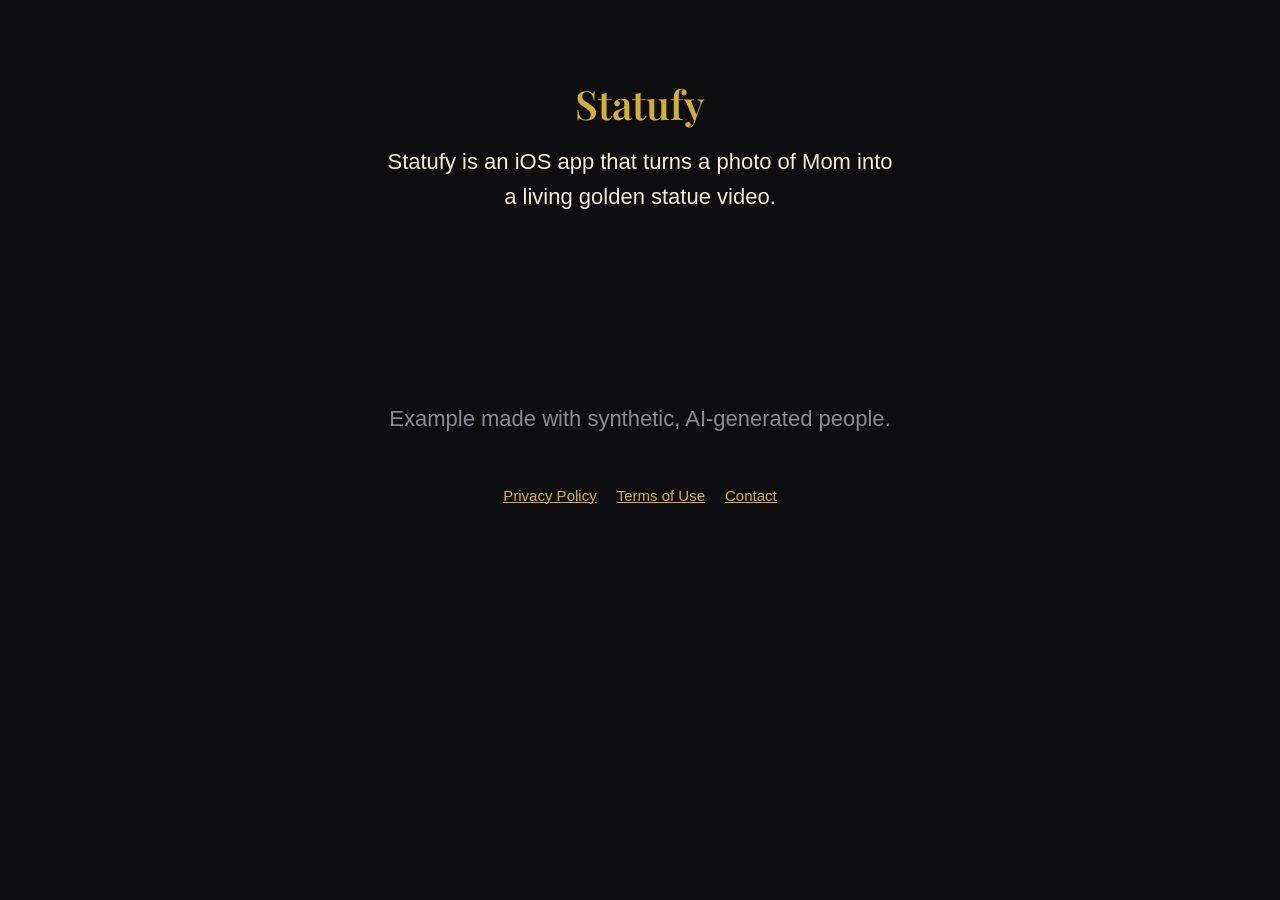
<file: index.html>
<!doctype html>
<html lang="en">
<head>
  <meta charset="utf-8">
  <meta name="viewport" content="width=device-width, initial-scale=1">
  <title>Statufy</title>
  <meta name="description" content="Statufy is an iOS app that turns a photo of Mom into a living golden statue video.">
  <link rel="preconnect" href="https://fonts.googleapis.com">
  <link href="https://fonts.googleapis.com/css2?family=Playfair+Display:wght@600&display=swap" rel="stylesheet">
  <link rel="stylesheet" href="style.css">
</head>
<body>
  <main class="hero">
    <h1>Statufy</h1>
    <p>Statufy is an iOS app that turns a photo of Mom into a living golden statue video.</p>
    <video src="https://kxdodumhiypfaoliwgfe.supabase.co/storage/v1/object/public/public-assets/templates/golden-statue.mp4"
           autoplay muted loop playsinline aria-label="Example video: a golden statue smiles at a child"></video>
    <p class="muted">Example made with synthetic, AI-generated people.</p>
    <nav style="justify-content:center">
      <a href="privacy.html">Privacy Policy</a>
      <a href="terms.html">Terms of Use</a>
      <a href="mailto:aavarija@gmail.com">Contact</a>
    </nav>
  </main>
</body>
</html>
</file>
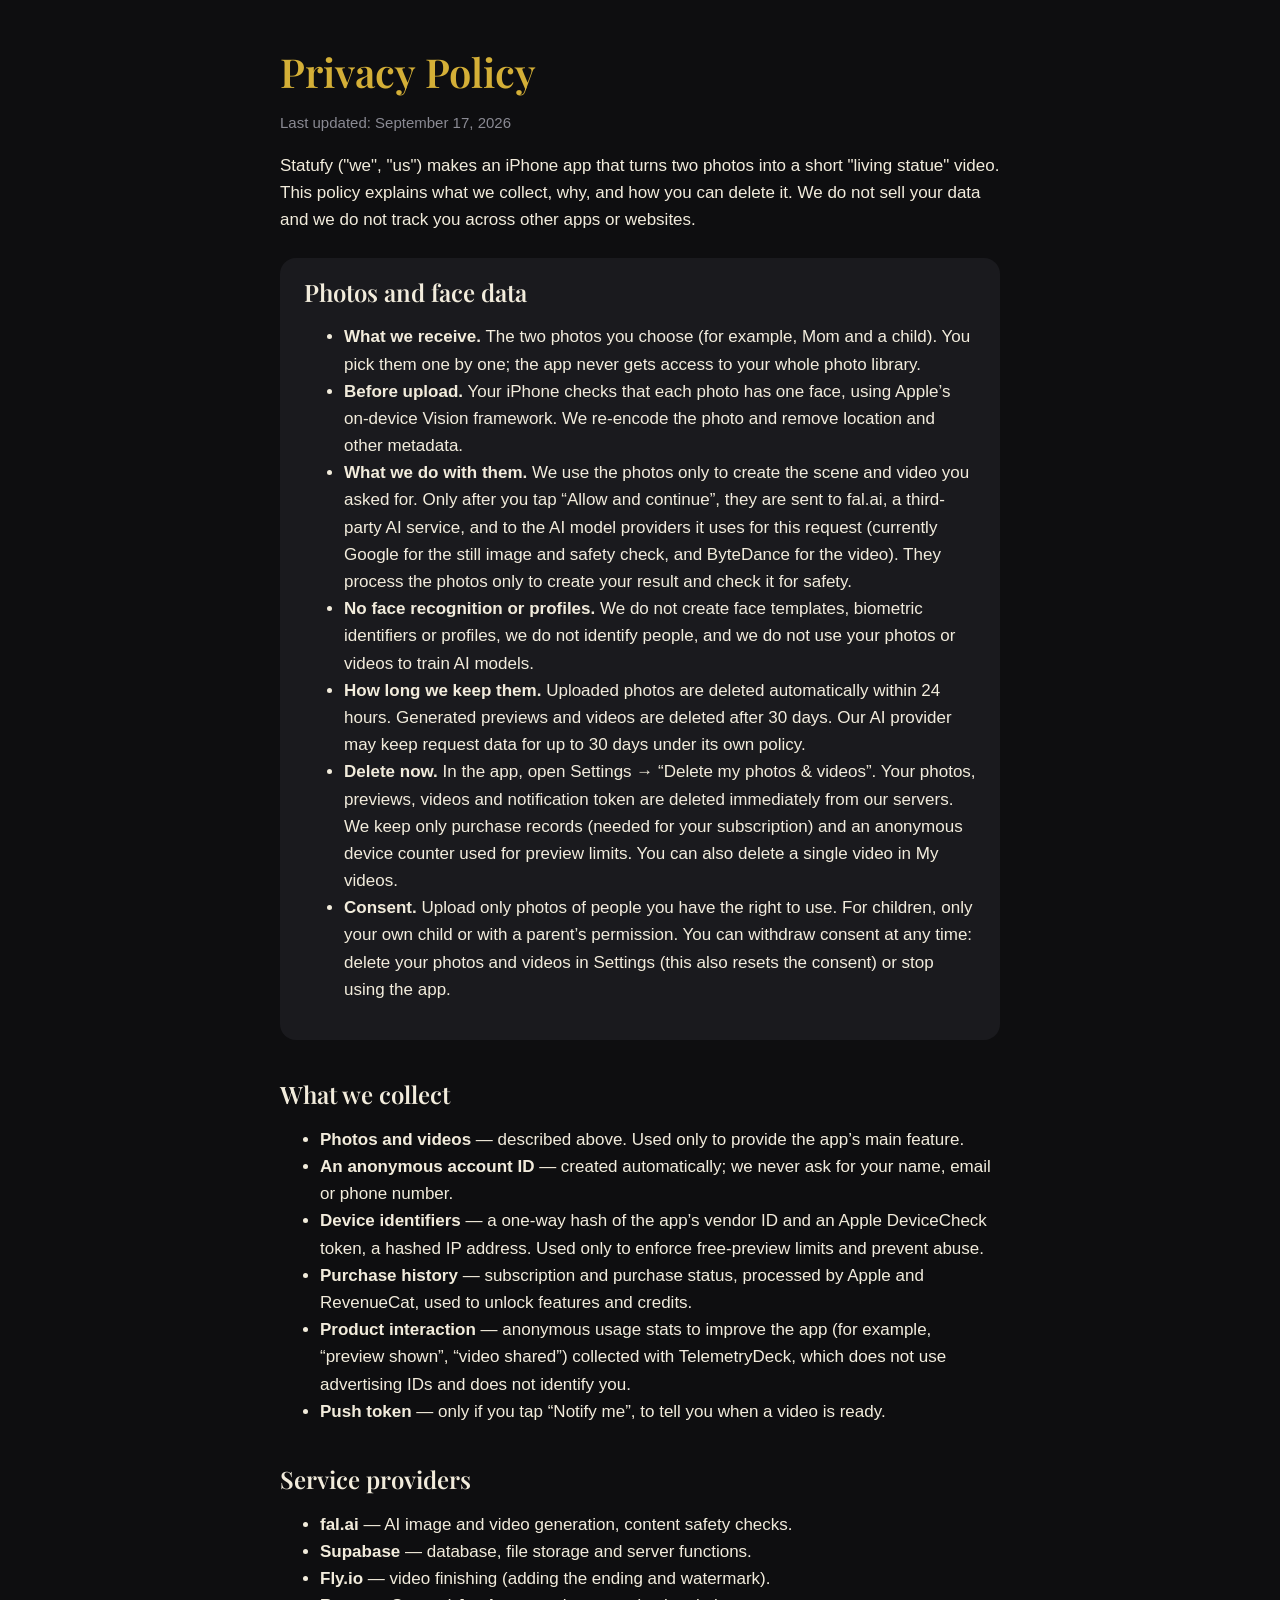
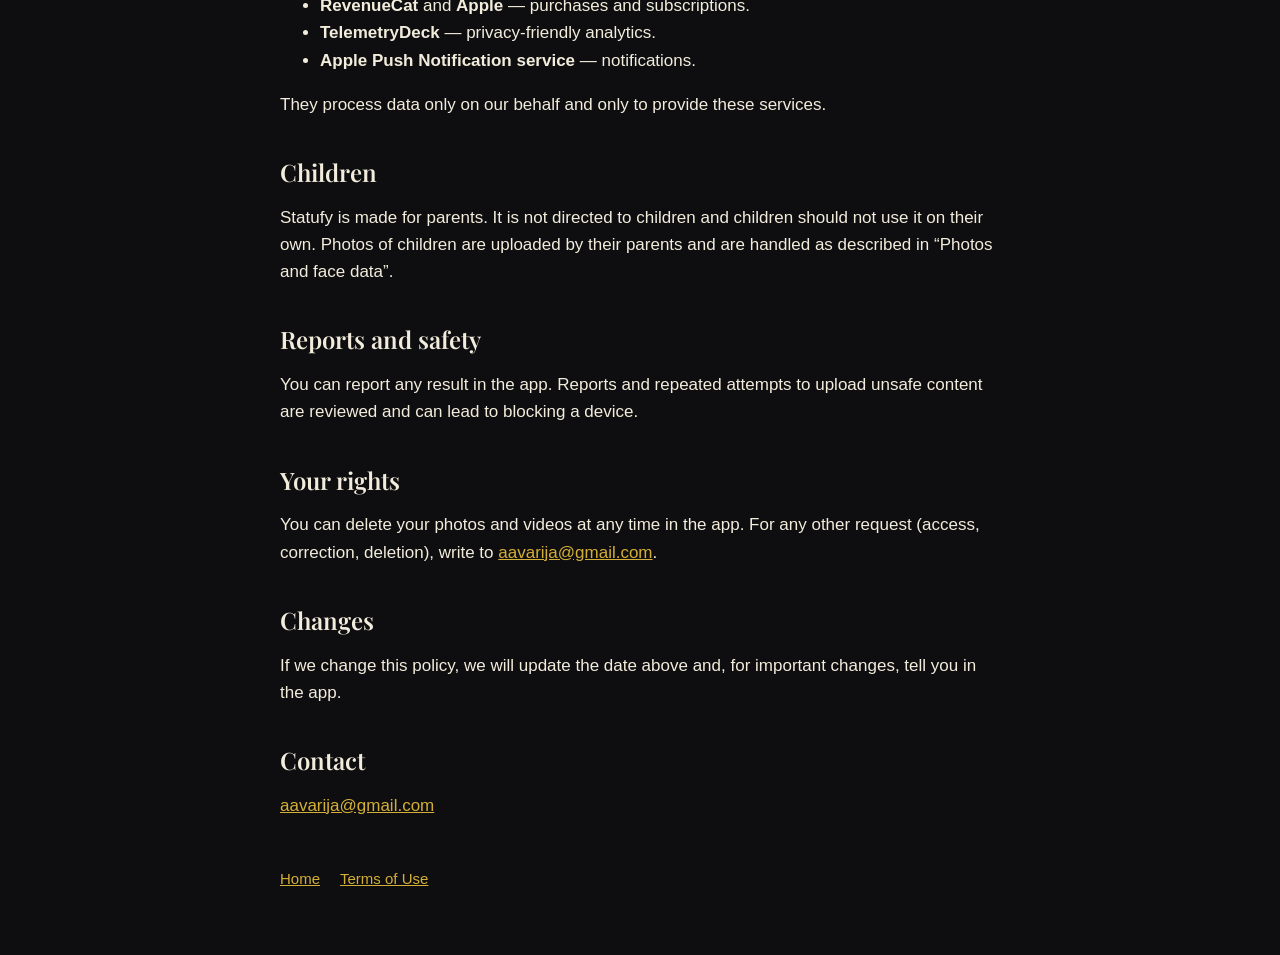
<file: privacy.html>
<!doctype html>
<html lang="en">
<head>
  <meta charset="utf-8">
  <meta name="viewport" content="width=device-width, initial-scale=1">
  <title>Statufy Privacy Policy</title>
  <link rel="preconnect" href="https://fonts.googleapis.com">
  <link href="https://fonts.googleapis.com/css2?family=Playfair+Display:wght@600&display=swap" rel="stylesheet">
  <link rel="stylesheet" href="style.css">
</head>
<body>
<main>
  <h1>Privacy Policy</h1>
  <p class="muted">Last updated: September 17, 2026</p>

  <p>Statufy ("we", "us") makes an iPhone app that turns two photos into a short "living statue" video. This policy explains what we collect, why, and how you can delete it. We do not sell your data and we do not track you across other apps or websites.</p>

  <div class="card" id="photos-and-face-data">
    <h2 style="margin-top:0">Photos and face data</h2>
    <ul>
      <li><strong>What we receive.</strong> The two photos you choose (for example, Mom and a child). You pick them one by one; the app never gets access to your whole photo library.</li>
      <li><strong>Before upload.</strong> Your iPhone checks that each photo has one face, using Apple’s on-device Vision framework. We re-encode the photo and remove location and other metadata.</li>
      <li><strong>What we do with them.</strong> We use the photos only to create the scene and video you asked for. Only after you tap “Allow and continue”, they are sent to fal.ai, a third-party AI service, and to the AI model providers it uses for this request (currently Google for the still image and safety check, and ByteDance for the video). They process the photos only to create your result and check it for safety.</li>
      <li><strong>No face recognition or profiles.</strong> We do not create face templates, biometric identifiers or profiles, we do not identify people, and we do not use your photos or videos to train AI models.</li>
      <li><strong>How long we keep them.</strong> Uploaded photos are deleted automatically within 24 hours. Generated previews and videos are deleted after 30 days. Our AI provider may keep request data for up to 30 days under its own policy.</li>
      <li><strong>Delete now.</strong> In the app, open Settings → “Delete my photos &amp; videos”. Your photos, previews, videos and notification token are deleted immediately from our servers. We keep only purchase records (needed for your subscription) and an anonymous device counter used for preview limits. You can also delete a single video in My videos.</li>
      <li><strong>Consent.</strong> Upload only photos of people you have the right to use. For children, only your own child or with a parent’s permission. You can withdraw consent at any time: delete your photos and videos in Settings (this also resets the consent) or stop using the app.</li>
    </ul>
  </div>

  <h2>What we collect</h2>
  <ul>
    <li><strong>Photos and videos</strong> — described above. Used only to provide the app’s main feature.</li>
    <li><strong>An anonymous account ID</strong> — created automatically; we never ask for your name, email or phone number.</li>
    <li><strong>Device identifiers</strong> — a one-way hash of the app’s vendor ID and an Apple DeviceCheck token, a hashed IP address. Used only to enforce free-preview limits and prevent abuse.</li>
    <li><strong>Purchase history</strong> — subscription and purchase status, processed by Apple and RevenueCat, used to unlock features and credits.</li>
    <li><strong>Product interaction</strong> — anonymous usage stats to improve the app (for example, “preview shown”, “video shared”) collected with TelemetryDeck, which does not use advertising IDs and does not identify you.</li>
    <li><strong>Push token</strong> — only if you tap “Notify me”, to tell you when a video is ready.</li>
  </ul>

  <h2>Service providers</h2>
  <ul>
    <li><strong>fal.ai</strong> — AI image and video generation, content safety checks.</li>
    <li><strong>Supabase</strong> — database, file storage and server functions.</li>
    <li><strong>Fly.io</strong> — video finishing (adding the ending and watermark).</li>
    <li><strong>RevenueCat</strong> and <strong>Apple</strong> — purchases and subscriptions.</li>
    <li><strong>TelemetryDeck</strong> — privacy-friendly analytics.</li>
    <li><strong>Apple Push Notification service</strong> — notifications.</li>
  </ul>
  <p>They process data only on our behalf and only to provide these services.</p>

  <h2>Children</h2>
  <p>Statufy is made for parents. It is not directed to children and children should not use it on their own. Photos of children are uploaded by their parents and are handled as described in “Photos and face data”.</p>

  <h2>Reports and safety</h2>
  <p>You can report any result in the app. Reports and repeated attempts to upload unsafe content are reviewed and can lead to blocking a device.</p>

  <h2>Your rights</h2>
  <p>You can delete your photos and videos at any time in the app. For any other request (access, correction, deletion), write to <a href="mailto:aavarija@gmail.com">aavarija@gmail.com</a>.</p>

  <h2>Changes</h2>
  <p>If we change this policy, we will update the date above and, for important changes, tell you in the app.</p>

  <h2>Contact</h2>
  <p><a href="mailto:aavarija@gmail.com">aavarija@gmail.com</a></p>

  <nav><a href="index.html">Home</a><a href="terms.html">Terms of Use</a></nav>
</main>
</body>
</html>
</file>
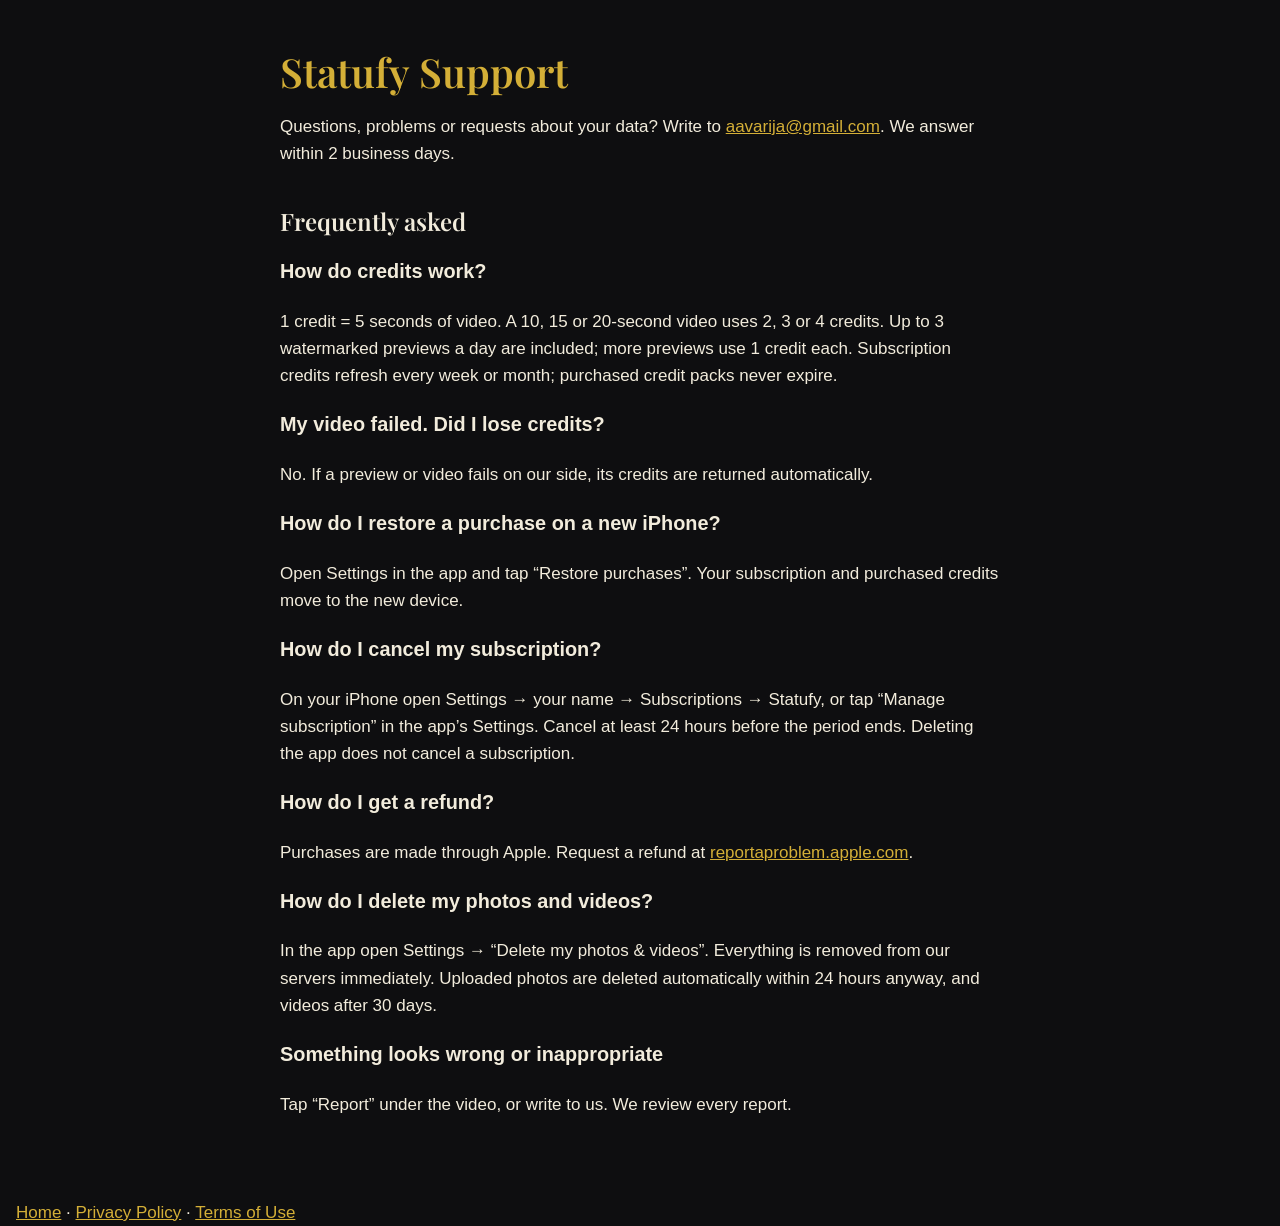
<file: support.html>
<!doctype html>
<html lang="en">
<head>
  <meta charset="utf-8">
  <meta name="viewport" content="width=device-width, initial-scale=1">
  <title>Statufy Support</title>
  <link rel="preconnect" href="https://fonts.googleapis.com">
  <link href="https://fonts.googleapis.com/css2?family=Playfair+Display:wght@600&display=swap" rel="stylesheet">
  <link rel="stylesheet" href="style.css">
</head>
<body>
<main>
  <h1>Statufy Support</h1>
  <p>Questions, problems or requests about your data? Write to <a href="mailto:aavarija@gmail.com">aavarija@gmail.com</a>. We answer within 2 business days.</p>

  <h2>Frequently asked</h2>
  <h3>How do credits work?</h3>
  <p>1 credit = 5 seconds of video. A 10, 15 or 20-second video uses 2, 3 or 4 credits. Up to 3 watermarked previews a day are included; more previews use 1 credit each. Subscription credits refresh every week or month; purchased credit packs never expire.</p>
  <h3>My video failed. Did I lose credits?</h3>
  <p>No. If a preview or video fails on our side, its credits are returned automatically.</p>
  <h3>How do I restore a purchase on a new iPhone?</h3>
  <p>Open Settings in the app and tap “Restore purchases”. Your subscription and purchased credits move to the new device.</p>
  <h3>How do I cancel my subscription?</h3>
  <p>On your iPhone open Settings → your name → Subscriptions → Statufy, or tap “Manage subscription” in the app’s Settings. Cancel at least 24 hours before the period ends. Deleting the app does not cancel a subscription.</p>
  <h3>How do I get a refund?</h3>
  <p>Purchases are made through Apple. Request a refund at <a href="https://reportaproblem.apple.com">reportaproblem.apple.com</a>.</p>
  <h3>How do I delete my photos and videos?</h3>
  <p>In the app open Settings → “Delete my photos &amp; videos”. Everything is removed from our servers immediately. Uploaded photos are deleted automatically within 24 hours anyway, and videos after 30 days.</p>
  <h3>Something looks wrong or inappropriate</h3>
  <p>Tap “Report” under the video, or write to us. We review every report.</p>
</main>
<footer><a href="index.html">Home</a> · <a href="privacy.html">Privacy Policy</a> · <a href="terms.html">Terms of Use</a></footer>
</body>
</html>
</file>
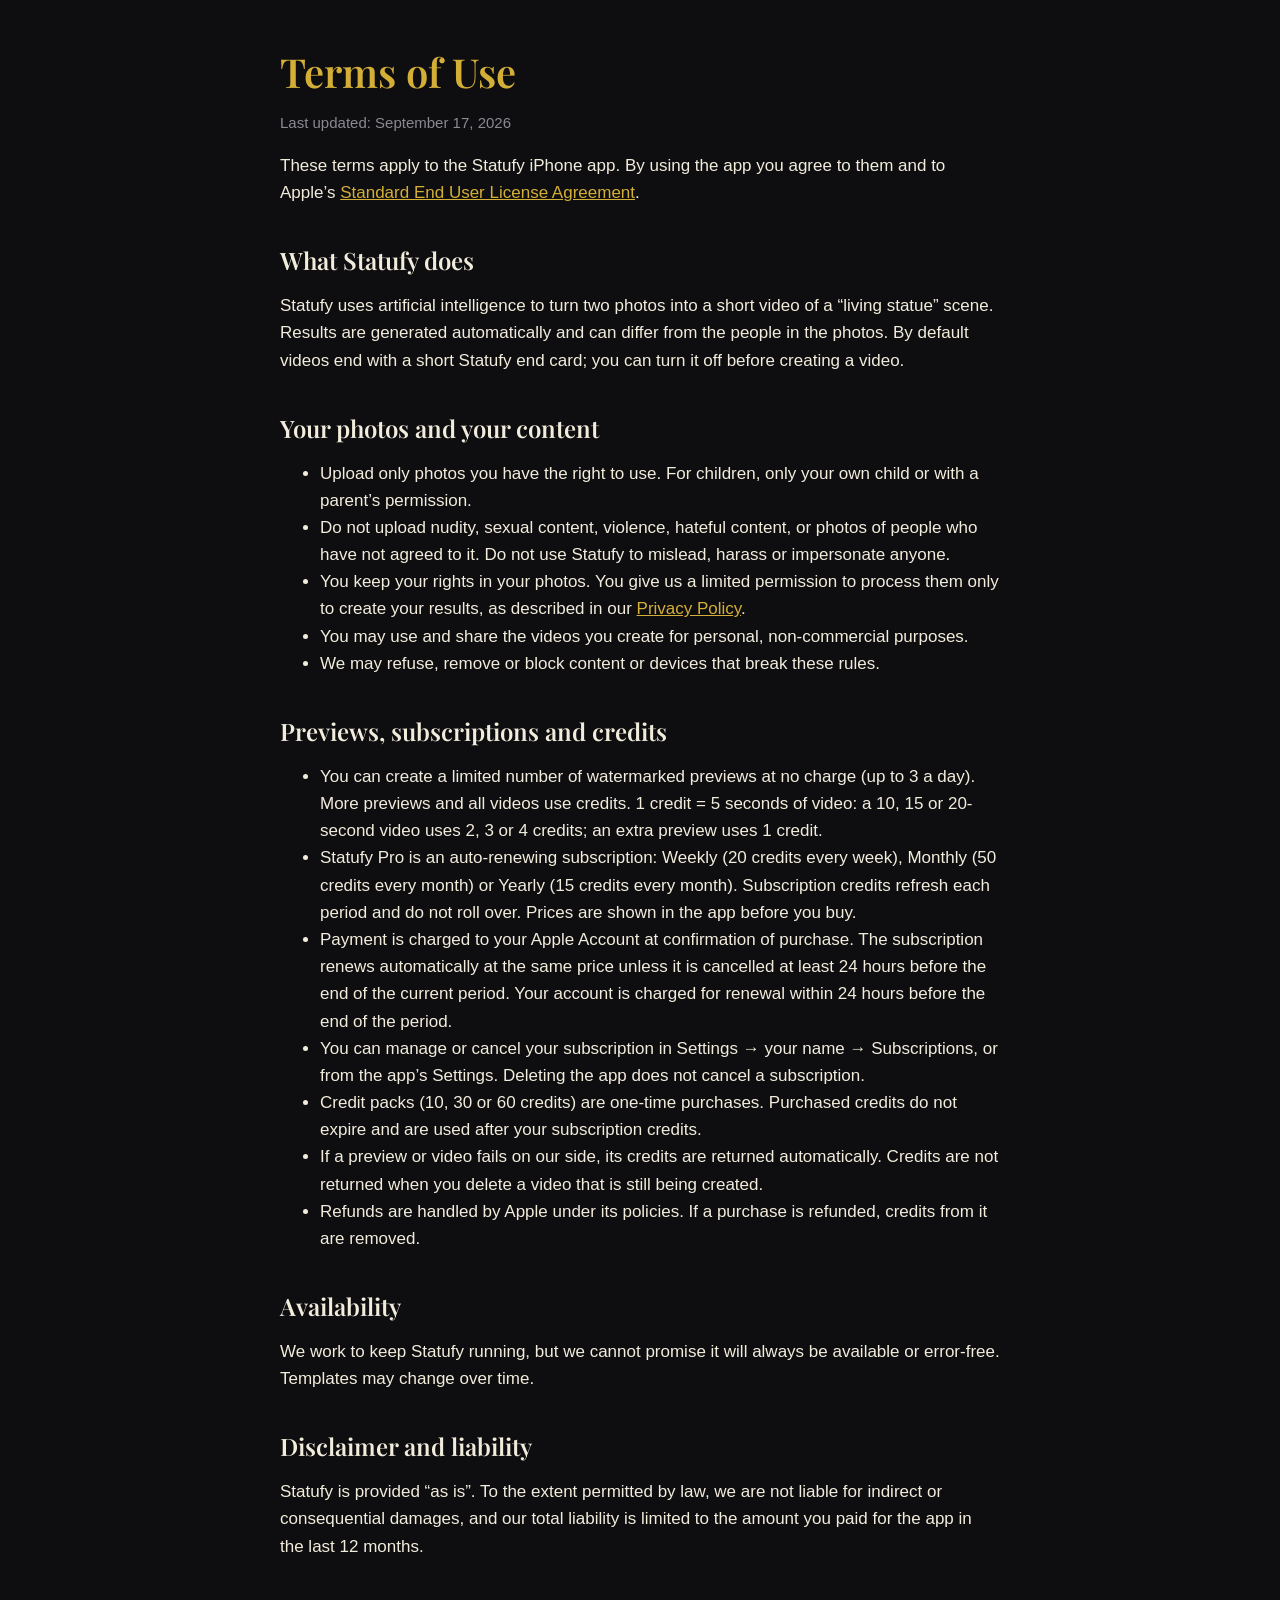
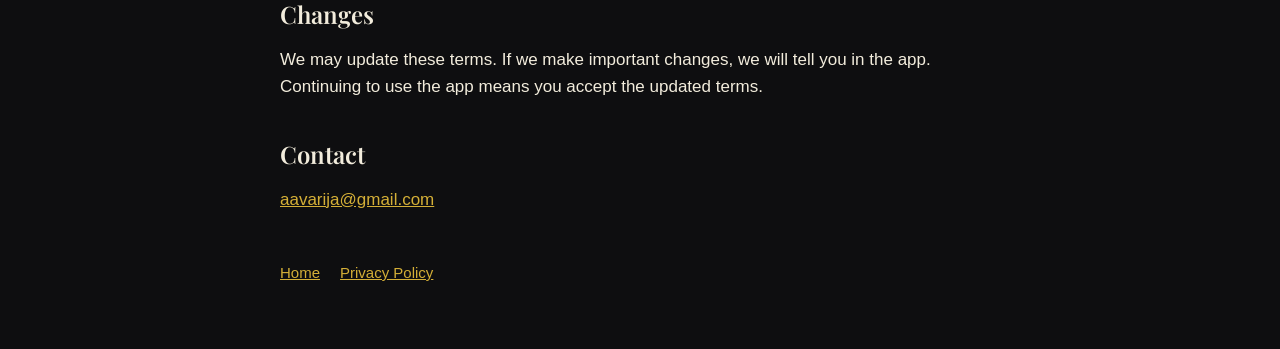
<file: terms.html>
<!doctype html>
<html lang="en">
<head>
  <meta charset="utf-8">
  <meta name="viewport" content="width=device-width, initial-scale=1">
  <title>Statufy Terms of Use</title>
  <link rel="preconnect" href="https://fonts.googleapis.com">
  <link href="https://fonts.googleapis.com/css2?family=Playfair+Display:wght@600&display=swap" rel="stylesheet">
  <link rel="stylesheet" href="style.css">
</head>
<body>
<main>
  <h1>Terms of Use</h1>
  <p class="muted">Last updated: September 17, 2026</p>

  <p>These terms apply to the Statufy iPhone app. By using the app you agree to them and to Apple’s <a href="https://www.apple.com/legal/internet-services/itunes/dev/stdeula/">Standard End User License Agreement</a>.</p>

  <h2>What Statufy does</h2>
  <p>Statufy uses artificial intelligence to turn two photos into a short video of a “living statue” scene. Results are generated automatically and can differ from the people in the photos. By default videos end with a short Statufy end card; you can turn it off before creating a video.</p>

  <h2>Your photos and your content</h2>
  <ul>
    <li>Upload only photos you have the right to use. For children, only your own child or with a parent’s permission.</li>
    <li>Do not upload nudity, sexual content, violence, hateful content, or photos of people who have not agreed to it. Do not use Statufy to mislead, harass or impersonate anyone.</li>
    <li>You keep your rights in your photos. You give us a limited permission to process them only to create your results, as described in our <a href="privacy.html">Privacy Policy</a>.</li>
    <li>You may use and share the videos you create for personal, non-commercial purposes.</li>
    <li>We may refuse, remove or block content or devices that break these rules.</li>
  </ul>

  <h2>Previews, subscriptions and credits</h2>
  <ul>
    <li>You can create a limited number of watermarked previews at no charge (up to 3 a day). More previews and all videos use credits. 1 credit = 5 seconds of video: a 10, 15 or 20-second video uses 2, 3 or 4 credits; an extra preview uses 1 credit.</li>
    <li>Statufy Pro is an auto-renewing subscription: Weekly (20 credits every week), Monthly (50 credits every month) or Yearly (15 credits every month). Subscription credits refresh each period and do not roll over. Prices are shown in the app before you buy.</li>
    <li>Payment is charged to your Apple Account at confirmation of purchase. The subscription renews automatically at the same price unless it is cancelled at least 24 hours before the end of the current period. Your account is charged for renewal within 24 hours before the end of the period.</li>
    <li>You can manage or cancel your subscription in Settings → your name → Subscriptions, or from the app’s Settings. Deleting the app does not cancel a subscription.</li>
    <li>Credit packs (10, 30 or 60 credits) are one-time purchases. Purchased credits do not expire and are used after your subscription credits.</li>
    <li>If a preview or video fails on our side, its credits are returned automatically. Credits are not returned when you delete a video that is still being created.</li>
    <li>Refunds are handled by Apple under its policies. If a purchase is refunded, credits from it are removed.</li>
  </ul>

  <h2>Availability</h2>
  <p>We work to keep Statufy running, but we cannot promise it will always be available or error-free. Templates may change over time.</p>

  <h2>Disclaimer and liability</h2>
  <p>Statufy is provided “as is”. To the extent permitted by law, we are not liable for indirect or consequential damages, and our total liability is limited to the amount you paid for the app in the last 12 months.</p>

  <h2>Changes</h2>
  <p>We may update these terms. If we make important changes, we will tell you in the app. Continuing to use the app means you accept the updated terms.</p>

  <h2>Contact</h2>
  <p><a href="mailto:aavarija@gmail.com">aavarija@gmail.com</a></p>

  <nav><a href="index.html">Home</a><a href="privacy.html">Privacy Policy</a></nav>
</main>
</body>
</html>
</file>
<file: style.css>
:root {
  --bg: #0E0E10;
  --card: #1A1A1E;
  --gold: #D4AF37;
  --text: #F2ECDC;
  --muted: #8A8A93;
}
* { box-sizing: border-box; }
html, body { margin: 0; background: var(--bg); color: var(--text); }
body {
  font: 17px/1.6 -apple-system, BlinkMacSystemFont, "SF Pro Text", "Segoe UI", Roboto, sans-serif;
  padding: 0 16px;
}
main { max-width: 720px; margin: 0 auto; padding: 48px 0 64px; }
h1, h2 { font-family: "Playfair Display", Georgia, serif; font-weight: 600; line-height: 1.2; }
h1 { font-size: 40px; margin: 0 0 8px; color: var(--gold); }
h2 { font-size: 24px; margin: 40px 0 8px; }
p, li { color: var(--text); }
.muted { color: var(--muted); font-size: 15px; }
a { color: var(--gold); }
.card { background: var(--card); border-radius: 16px; padding: 20px 24px; margin: 24px 0; }
nav { display: flex; gap: 20px; margin-top: 48px; font-size: 15px; }
.hero { text-align: center; padding-top: 80px; }
.hero p { font-size: 22px; max-width: 520px; margin: 16px auto 0; }
.hero video { width: 260px; max-width: 70vw; border-radius: 16px; margin-top: 32px; }
</file>
